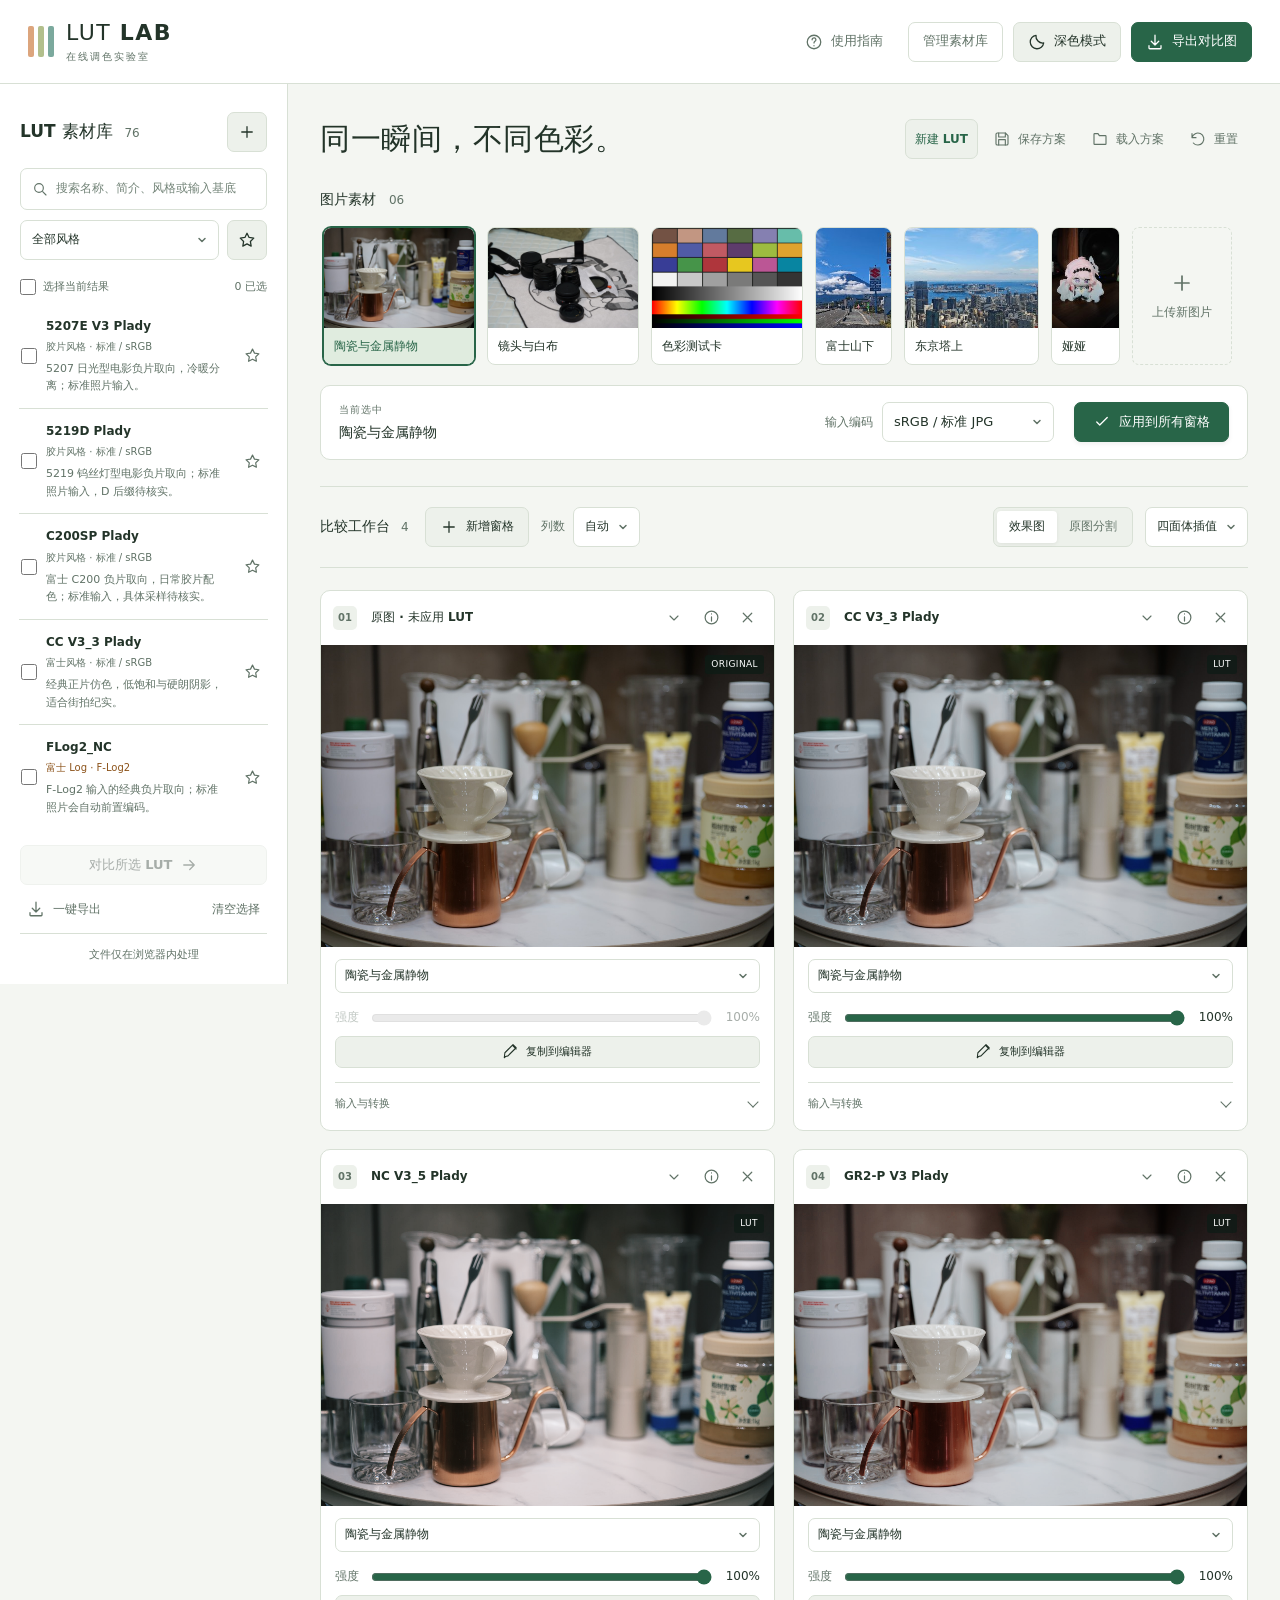
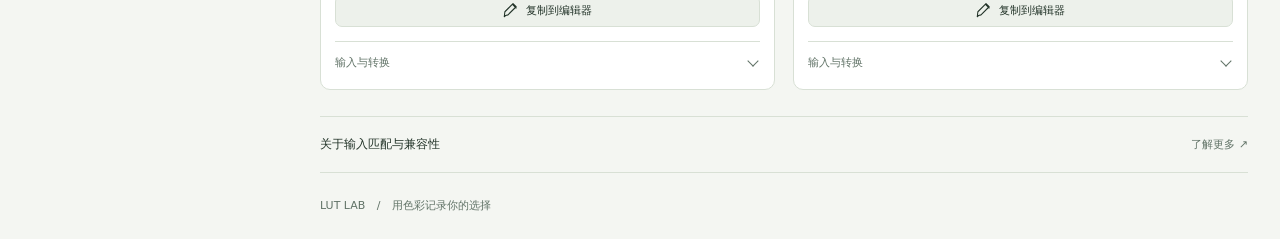
<file: index.html>
<!doctype html>
<html lang="zh-CN">
<head>
  <meta charset="utf-8"><meta name="viewport" content="width=device-width,initial-scale=1">
  <meta name="description" content="在浏览器中实时比较 LUT。上传照片和 CUBE，自定义多窗格、输入转换与强度，一键导出效果对比图。">
  <meta name="theme-color" content="#151717"><title>LUT LAB · 在线调色实验室</title>
  <script src="js/theme.js?v=editor-1"></script><link rel="icon" href="assets/favicon.svg" type="image/svg+xml"><link rel="stylesheet" href="styles.css?v=select-controls-1"><link rel="stylesheet" href="editor.css?v=editor-1">
  <script defer src="assets/catalog.js?v=lut-intros-1"></script><script defer src="js/lut-core.js"></script><script defer src="js/lut-edit-core.js?v=port-um400-1"></script><script defer src="js/renderer.js"></script><script defer src="js/lut-picker.js?v=ui-refresh-1"></script><script defer src="js/library-tools.js"></script><script defer src="js/public-catalog.js?v=refresh-only-1"></script><script defer src="js/editor-store.js?v=editor-1"></script><script defer src="js/lut-editor.js?v=port-um400-1"></script><script defer src="js/app.js?v=port-um400-1"></script>
</head>
<body>
  <a class="skip" href="#workspace">跳到比较工作台</a>
  <header class="topbar">
    <a class="brand" href="./" aria-label="LUT LAB 首页"><span class="brand-mark" aria-hidden="true"><i></i><i></i><i></i></span><span>LUT <b>LAB</b><small>在线调色实验室</small></span></a>
    <div class="top-actions"><button id="helpButton" class="quiet" aria-label="使用指南" title="使用指南"><svg class="ui-icon" width="20" height="20" viewBox="0 0 24 24" fill="none" stroke="currentColor" stroke-width="1.7" stroke-linecap="round" stroke-linejoin="round" aria-hidden="true" focusable="false"><circle cx="12" cy="12" r="9"/><path d="M9.5 9a2.5 2.5 0 1 1 4.7 1.2c-.9 1.1-2.2 1.3-2.2 3M12 17h.01"/></svg><span>使用指南</span></button><div class="header-links"><a class="manage-link" href="manage.html">管理素材库</a><button id="themeToggle" class="theme-toggle" type="button" aria-label="切换主题"></button><button id="exportButton" class="primary"><svg class="ui-icon" width="20" height="20" viewBox="0 0 24 24" fill="none" stroke="currentColor" stroke-width="1.7" stroke-linecap="round" stroke-linejoin="round" aria-hidden="true" focusable="false"><path d="M12 3v13m-5-5 5 5 5-5M4 17v3a1 1 0 0 0 1 1h14a1 1 0 0 0 1-1v-3"/></svg>导出对比图</button></div></div>
  </header>
  <div class="app-shell">
    <aside class="library" aria-label="LUT 素材库">
      <div class="library-heading"><div><h2>LUT 素材库 <span id="libraryCount" class="counter">…</span></h2></div><button id="uploadLutButton" class="icon-btn" title="上传 CUBE LUT" aria-label="上传 CUBE LUT"><svg class="ui-icon" width="20" height="20" viewBox="0 0 24 24" fill="none" stroke="currentColor" stroke-width="1.7" stroke-linecap="round" stroke-linejoin="round" aria-hidden="true" focusable="false"><path d="M12 5v14M5 12h14"/></svg></button></div>
      <label class="search-box"><svg class="ui-icon" width="20" height="20" viewBox="0 0 24 24" fill="none" stroke="currentColor" stroke-width="1.7" stroke-linecap="round" stroke-linejoin="round" aria-hidden="true" focusable="false"><circle cx="10.5" cy="10.5" r="6.5"/><path d="m16 16 5 5"/></svg><input id="lutSearch" type="search" placeholder="搜索名称、简介、风格或输入基底" aria-label="搜索 LUT"></label>
      <div class="filters"><select id="categoryFilter" aria-label="风格分类"><option value="">全部风格</option></select><button id="favoritesFilter" class="icon-btn" aria-label="仅显示收藏" aria-pressed="false" title="仅显示收藏"><svg class="ui-icon" width="20" height="20" viewBox="0 0 24 24" fill="none" stroke="currentColor" stroke-width="1.7" stroke-linecap="round" stroke-linejoin="round" aria-hidden="true" focusable="false"><path d="m12 3 2.78 5.63 6.22.9-4.5 4.39 1.06 6.2L12 17.2l-5.56 2.92 1.06-6.2L3 9.53l6.22-.9Z"/></svg></button></div>
      <div class="selection-line"><label><input id="selectVisible" type="checkbox"> 选择当前结果</label><span id="selectedCount">0 已选</span></div>
      <div id="lutList" class="lut-list"></div>
      <div class="library-bottom"><button id="compareSelected" class="secondary wide">对比所选 LUT <svg class="ui-icon" width="20" height="20" viewBox="0 0 24 24" fill="none" stroke="currentColor" stroke-width="1.7" stroke-linecap="round" stroke-linejoin="round" aria-hidden="true" focusable="false"><path d="M5 12h14m-6-6 6 6-6 6"/></svg></button><div class="mini-actions"><button id="quickExport" class="quiet"><svg class="ui-icon" width="20" height="20" viewBox="0 0 24 24" fill="none" stroke="currentColor" stroke-width="1.7" stroke-linecap="round" stroke-linejoin="round" aria-hidden="true" focusable="false"><path d="M12 3v13m-5-5 5 5 5-5M4 17v3a1 1 0 0 0 1 1h14a1 1 0 0 0 1-1v-3"/></svg>一键导出</button><button id="clearSelection" class="quiet">清空选择</button></div><p class="privacy">文件仅在浏览器内处理</p></div>
    </aside>
    <main id="workspace" class="workspace" tabindex="-1">
      <div class="workspace-heading"><div><h1>同一瞬间，不同色彩。</h1></div><div class="recipe-actions"><button id="newLutButton" class="secondary">新建 LUT</button><button id="saveRecipe" class="quiet"><svg class="ui-icon" width="20" height="20" viewBox="0 0 24 24" fill="none" stroke="currentColor" stroke-width="1.7" stroke-linecap="round" stroke-linejoin="round" aria-hidden="true" focusable="false"><path d="M19 21H5a2 2 0 0 1-2-2V5a2 2 0 0 1 2-2h12l4 4v12a2 2 0 0 1-2 2Z"/><path d="M7 3v6h10V3M7 21v-8h10v8"/></svg>保存方案</button><button id="loadRecipe" class="quiet"><svg class="ui-icon" width="20" height="20" viewBox="0 0 24 24" fill="none" stroke="currentColor" stroke-width="1.7" stroke-linecap="round" stroke-linejoin="round" aria-hidden="true" focusable="false"><path d="M3 7V5a1 1 0 0 1 1-1h5l2 3h9a1 1 0 0 1 1 1v11a1 1 0 0 1-1 1H4a1 1 0 0 1-1-1Z"/></svg>载入方案</button><button id="resetButton" class="quiet"><svg class="ui-icon" width="20" height="20" viewBox="0 0 24 24" fill="none" stroke="currentColor" stroke-width="1.7" stroke-linecap="round" stroke-linejoin="round" aria-hidden="true" focusable="false"><path d="M3 10a9 9 0 1 1 2 8M3 4v6h6"/></svg>重置</button></div></div>
      <section class="source-section" aria-label="图片素材">
        <div class="section-line"><h2>图片素材 <span id="imageCount" class="muted">…</span></h2></div>
        <div id="imageStrip" class="image-strip"></div>
        <div class="image-settings"><div class="image-selection"><span class="eyebrow">当前选中</span><strong id="selectedImageName"></strong></div><label class="image-encoding">输入编码 <select id="imageBase" aria-label="选中图片的编码"><option value="STD">sRGB / 标准 JPG</option><option value="VLOG">V-Log / V-Gamut</option><option value="FLOG2">F-Log2 / F-Gamut</option><option value="CNED2">Cinelike D2</option><option value="MONO">MONO / 单色格调</option><option value="PORT">PORT / 人像格调</option><option value="UNKNOWN">未知编码</option></select></label><button id="applyImage" class="apply-image primary"><svg class="ui-icon" width="20" height="20" viewBox="0 0 24 24" fill="none" stroke="currentColor" stroke-width="1.7" stroke-linecap="round" stroke-linejoin="round" aria-hidden="true" focusable="false"><path d="M5 12h14m-6-6 6 6-6 6"/></svg><span>应用到所有窗格</span></button></div>
      </section>
      <section class="comparison" aria-label="LUT 对比">
        <div class="compare-toolbar"><div class="toolbar-start"><h2>比较工作台 <span id="paneTotal" class="counter">4</span></h2><button id="addPane" class="secondary add-pane"><svg class="ui-icon" width="20" height="20" viewBox="0 0 24 24" fill="none" stroke="currentColor" stroke-width="1.7" stroke-linecap="round" stroke-linejoin="round" aria-hidden="true" focusable="false"><path d="M12 5v14M5 12h14"/></svg>新增窗格</button><label>列数 <select id="columnCount" aria-label="列数"><option value="auto">自动</option><option value="1">1 列</option><option value="2">2 列</option><option value="3">3 列</option><option value="4">4 列</option></select></label></div><div class="toolbar-end"><div class="segmented" aria-label="显示方式"><button id="gridMode" class="active" aria-pressed="true">效果图</button><button id="splitMode" aria-pressed="false">原图分割</button></div><select id="interpolation" aria-label="LUT 插值"><option value="tetrahedral">四面体插值</option><option value="trilinear">三线性插值</option></select></div></div>
        <div id="paneGrid" class="pane-grid"></div>
        <p id="renderStatus" class="render-status" role="status" aria-live="polite" hidden></p>
      </section>
      <details class="compatibility-guide"><summary>关于输入匹配与兼容性 <span>了解更多 ↗</span></summary><div><p>文件能读取，并不代表输入图片的编码适合它。标准 JPG 可直接比较 STD 风格；D2 与 Log LUT 需要相应基底的素材。各窗格的「输入与转换」可以选择前置 LUT，或从标准图片编码到 V-Log / F-Log2。</p><p>FLog2_NC 和 FLog2_PROVIA 已由库维护者验证使用 F-Log2 转换。选择这两款时，「自动匹配」会给标准图片应用 F-Log2 前置编码；图片已标为 F-Log2 时直接输入。原文件的 VLOG 注释保留，站点按已验证的 F-Log2 元数据处理。</p><p>MONO 标记表示单色照片格调输入；请使用匹配的单色素材，改变编码标签不会把彩色图片转成黑白。列表中的单色效果也可能接受 STD 彩色输入，以各文件输入标记为准。</p><p>前置编码以 sRGB 反解线性、转换色域后重新编码 Log，不会恢复照片已经丢失的高光和场景信息。D2 请使用 D2 原片或经过验证的前置转换 LUT。浏览器处理显示用 sRGB 图片；Log 图请准备保留原始数值、没有自动显示变换的 PNG/JPG。</p></div></details>
      <footer class="site-footer"><span>LUT LAB <b> / </b> 用色彩记录你的选择</span></footer>
    </main>
  </div>
  <input id="lutInput" type="file" accept=".cube" multiple hidden><input id="imageInput" type="file" accept="image/jpeg,image/png,image/webp,image/avif" multiple hidden><input id="recipeInput" type="file" accept=".json" hidden>
  <dialog id="exportDialog" class="modal"><form id="exportForm"><div class="modal-head"><div><span class="eyebrow">CONTACT SHEET</span><h2>把对比带走。</h2></div><button type="button" class="icon-btn" data-close aria-label="关闭"><svg class="ui-icon" width="20" height="20" viewBox="0 0 24 24" fill="none" stroke="currentColor" stroke-width="1.7" stroke-linecap="round" stroke-linejoin="round" aria-hidden="true" focusable="false"><path d="m6 6 12 12M18 6 6 18"/></svg></button></div><p class="muted">导出一张带名称和参数的效果总览，保留完整构图。</p><div class="form-grid"><label>导出内容<select id="exportSource"><option value="panes">当前窗格 · 保留各自参数与图片</option><option value="selection">所选 LUT × 所选示例 / 上传图片</option></select></label><label>格式<select id="exportFormat"><option value="image/png">PNG · 无损</option><option value="image/jpeg">JPEG · 体积更小</option></select></label><label>每格图片宽度<select id="exportWidth"><option value="640">640 px</option><option value="1000" selected>1000 px</option><option value="1600">1600 px</option></select></label><label>排列列数<select id="exportColumns"><option>2</option><option selected>3</option><option>4</option></select></label></div><div id="exportImagePicker" class="export-image-picker" hidden><span class="small muted">选择导出的图片（可多选）</span><div id="exportImages"></div><p class="small muted">所选 LUT 使用 100% 强度、自动匹配输入（已确认的 F-Log2 会自动转换标准图片）；如需自定义参数，请从当前窗格导出。</p></div><div class="check-row"><label><input id="exportOriginal" type="checkbox" checked> 包含对应原图</label><label><input id="exportDark" type="checkbox" checked> 深色背景</label></div><p id="exportEstimate" class="small muted"></p><p id="exportProgress" class="small" aria-live="polite"></p><button id="exportSubmit" class="primary wide" type="submit">生成并下载对比图 ↗</button></form></dialog>
  <dialog id="detailDialog" class="modal"><div class="modal-head"><h2 id="detailName"></h2><button class="icon-btn" data-close aria-label="关闭"><svg class="ui-icon" width="20" height="20" viewBox="0 0 24 24" fill="none" stroke="currentColor" stroke-width="1.7" stroke-linecap="round" stroke-linejoin="round" aria-hidden="true" focusable="false"><path d="m6 6 12 12M18 6 6 18"/></svg></button></div><div id="detailContent" class="detail-content"></div></dialog>
  <dialog id="helpDialog" class="modal"><div class="modal-head"><h2>从一张照片开始。</h2><button class="icon-btn" data-close aria-label="关闭"><svg class="ui-icon" width="20" height="20" viewBox="0 0 24 24" fill="none" stroke="currentColor" stroke-width="1.7" stroke-linecap="round" stroke-linejoin="round" aria-hidden="true" focusable="false"><path d="m6 6 12 12M18 6 6 18"/></svg></button></div><ol class="help-steps"><li><b>选图片。</b>点击素材缩略图，再点「应用到所有窗格」。也可以在单个窗格中选择不同图片。</li><li><b>挑 LUT。</b>点击窗格中的 LUT 菜单，可搜索名称；或在素材库勾选多款后点「对比所选 LUT」。点「新增窗格」继续添加，点窗格右上角 × 移除。</li><li><b>做自己的 LUT。</b>点「新建 LUT」从初始基底开始，或点窗格中的「复制到编辑器」继续微调；保存后会加入本机 LUT 列表与工作台对比。工程可下载备份，也能导出松下机身使用的 CUBE。</li><li><b>看变化。</b>调整强度、切换分割视图；打开「输入与转换」设置前置编码或转换 LUT。自动匹配会为普通图片转换已验证的 F-Log2 LUT 输入，F-Log2 原片直接输入。</li><li><b>导出。</b>素材库有勾选时，「一键导出」下载所选 LUT 在当前图片上的总览（100% 强度、自动匹配输入）；没有勾选时导出当前窗格参数。「导出对比图」可自定义内容、图片、尺寸和格式。</li><li><b>留方案。</b>保存 / 载入 JSON 参数方案。临时上传的图片和 LUT 刷新后需重新上传；编辑器保存的工程会保留在本机，建议同时下载工程备份；方案按文件名重新匹配它们。</li></ol><p class="muted small">支持浏览器可解码的 JPG、PNG、WebP、AVIF 和标准 .cube；RAW / HEIC 请先转成 PNG / JPG。最大 LUT 70 MB，图片 40 MB；显示预览保留完整构图。导出按选择的每格宽度处理，最大整张 32 MP。</p></dialog>
  <dialog id="zoomDialog" class="zoom-modal"><div class="zoom-header"><div><h2 id="zoomTitle"></h2><span id="zoomInfo" class="small muted"></span></div><div class="zoom-actions"><label>缩放 <input id="zoomScale" type="range" min="100" max="300" value="100" aria-label="放大比例"><output id="zoomScaleValue">100%</output></label><button class="icon-btn" data-close aria-label="关闭放大预览"><svg class="ui-icon" width="20" height="20" viewBox="0 0 24 24" fill="none" stroke="currentColor" stroke-width="1.7" stroke-linecap="round" stroke-linejoin="round" aria-hidden="true" focusable="false"><path d="m6 6 12 12M18 6 6 18"/></svg></button></div></div><div id="zoomViewport" class="zoom-viewport"><canvas id="zoomCanvas"></canvas></div><label class="zoom-split">原图 ← 分界 → 效果<input id="zoomSplit" type="range" min="0" max="100" value="50" aria-label="放大预览分割位置"></label></dialog>
  <div id="toast" class="toast" role="status" aria-live="polite" hidden></div>
  <div id="dropOverlay" class="drop-overlay" hidden><div><span aria-hidden="true"><svg class="ui-icon" width="20" height="20" viewBox="0 0 24 24" fill="none" stroke="currentColor" stroke-width="1.7" stroke-linecap="round" stroke-linejoin="round" aria-hidden="true" focusable="false"><path d="M12 5v14M5 12h14"/></svg></span><h2>把素材放进实验室</h2><p>图片与 .cube 可同时拖入</p></div></div>
  <noscript><p class="noscript">请开启 JavaScript，LUT 计算与图片对比需要它。</p></noscript>
</body></html>
</file>
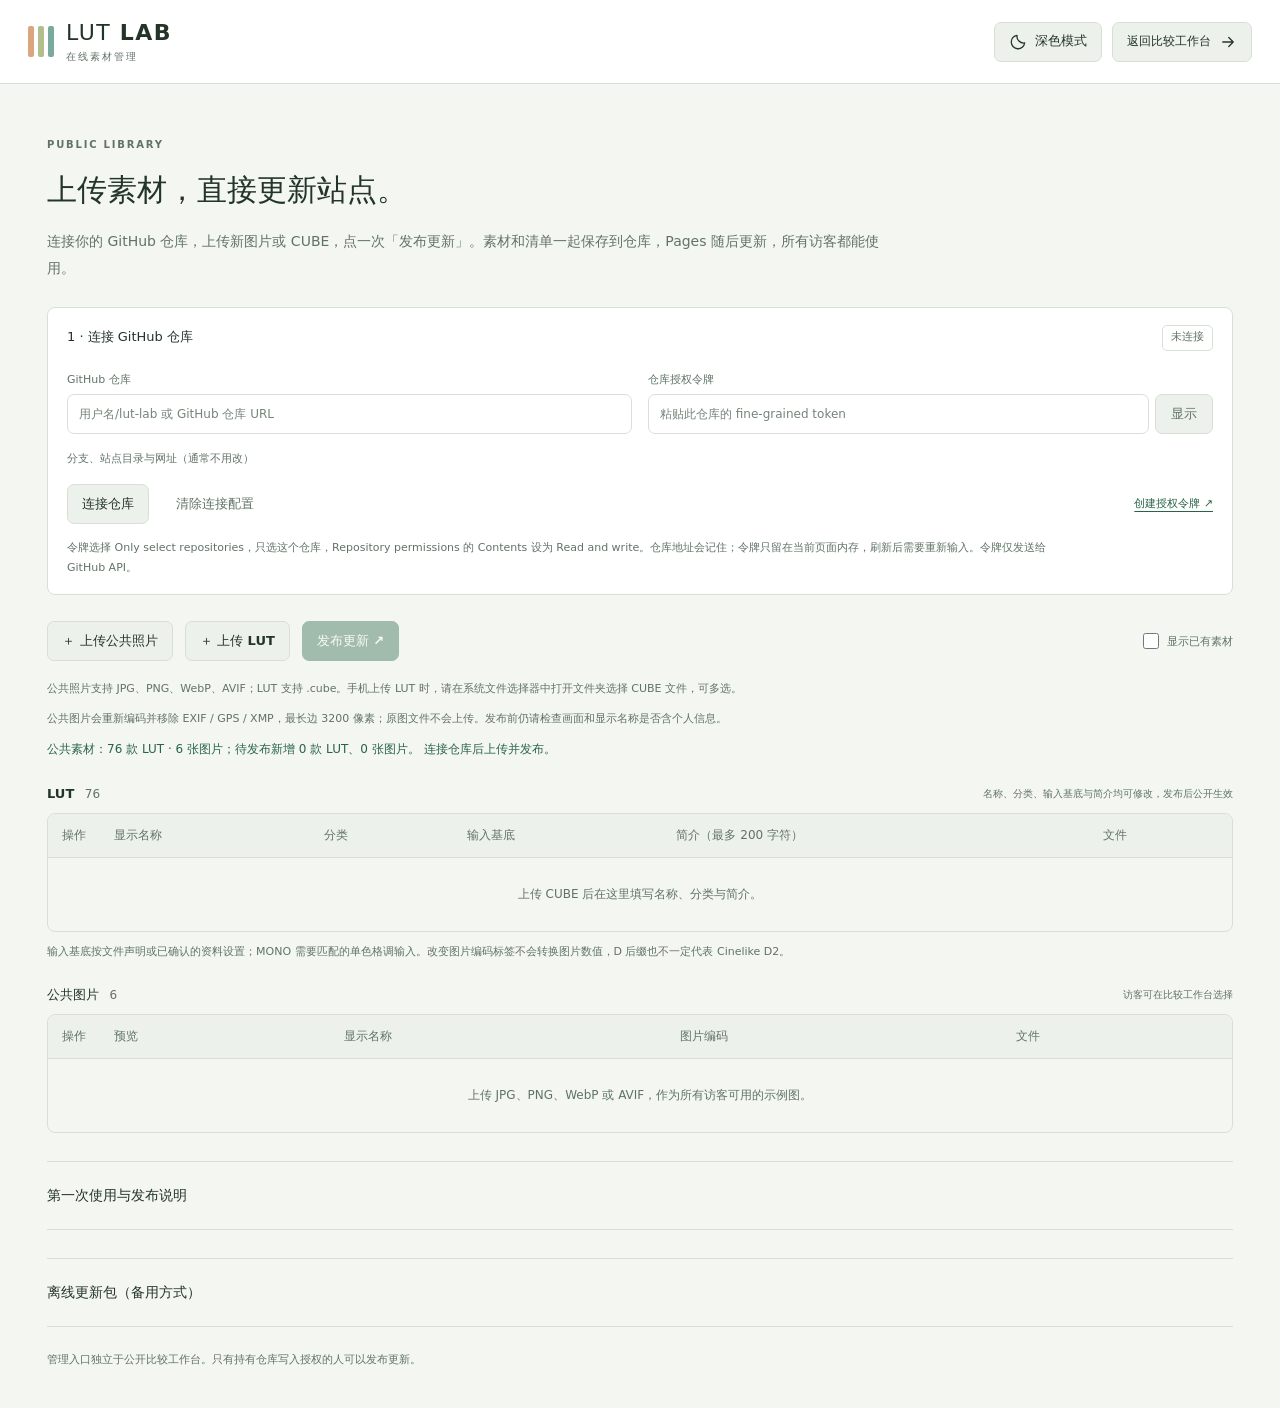
<file: manage.html>
<!doctype html><html lang="zh-CN"><head><meta charset="utf-8"><meta name="viewport" content="width=device-width,initial-scale=1"><title>LUT LAB · 在线素材管理</title><meta name="theme-color" content="#161b19"><meta name="robots" content="noindex"><meta name="referrer" content="no-referrer"><script src="js/theme.js?v=ui-refresh-1"></script><link rel="icon" href="assets/favicon.svg"><link rel="stylesheet" href="styles.css?v=select-controls-1"><link rel="stylesheet" href="manage.css?v=ui-refresh-1"><script defer src="assets/catalog.js?v=lut-intros-1"></script><script defer src="js/lut-core.js"></script><script defer src="js/library-tools.js"></script><script defer src="js/public-catalog.js?v=refresh-only-1"></script><script defer src="js/github-publisher.js"></script><script defer src="js/image-privacy.js"></script><script defer src="js/manage.js?v=port-um400-1"></script></head><body>
<header class="topbar"><a class="brand" href="./"><span class="brand-mark" aria-hidden="true"><i></i><i></i><i></i></span><span>LUT <b>LAB</b><small>在线素材管理</small></span></a><div class="top-actions"><button id="themeToggle" class="theme-toggle" type="button" aria-label="切换主题"></button><a class="back-link secondary" href="./">返回比较工作台 <svg class="ui-icon" width="20" height="20" viewBox="0 0 24 24" fill="none" stroke="currentColor" stroke-width="1.7" stroke-linecap="round" stroke-linejoin="round" aria-hidden="true" focusable="false"><path d="M5 12h14m-6-6 6 6-6 6"/></svg></a></div></header>
<main class="manage-main"><span class="eyebrow">PUBLIC LIBRARY</span><h1>上传素材，直接更新站点。</h1><p class="manage-intro">连接你的 GitHub 仓库，上传新图片或 CUBE，点一次「发布更新」。素材和清单一起保存到仓库，Pages 随后更新，所有访客都能使用。</p>
<details id="connectionPanel" class="connection-panel" open><summary><span id="connectionTitle">1 · 连接 GitHub 仓库</span><span id="connectionBadge" class="tag">未连接</span></summary><form id="connectForm"><div class="connect-fields"><label>GitHub 仓库<input id="repoAddress" type="text" placeholder="用户名/lut-lab 或 GitHub 仓库 URL" autocomplete="off" required></label><div class="token-field"><label for="repoToken">仓库授权令牌</label><div class="token-entry"><input id="repoToken" class="token-input" type="password" placeholder="粘贴此仓库的 fine-grained token" autocomplete="off" autocapitalize="off" autocorrect="off" inputmode="text" spellcheck="false" aria-describedby="tokenHelp" required><button id="toggleTokenVisibility" class="token-visibility" type="button" aria-controls="repoToken" aria-pressed="false" aria-label="显示授权令牌">显示</button></div></div></div><details class="advanced-connection"><summary>分支、站点目录与网址（通常不用改）</summary><div class="advanced-fields"><label>Pages 发布分支<input id="repoBranch" type="text" placeholder="留空使用仓库默认分支"></label><label>站点在仓库里的目录<input id="repoRoot" type="text" placeholder="根目录留空；也可以填 docs"></label><label>公开网站地址<input id="siteAddress" type="url" placeholder="留空推断 GitHub Pages 网址"></label></div></details><div class="connect-buttons"><button id="connectButton" class="secondary" type="submit">连接仓库</button><button id="disconnectButton" class="quiet" type="button" hidden>断开连接</button><button id="forgetConnection" class="quiet" type="button">清除连接配置</button><a href="https://github.com/settings/personal-access-tokens/new" target="_blank" rel="noopener noreferrer">创建授权令牌 ↗</a></div><p id="tokenHelp" class="token-help">令牌选择 Only select repositories，只选这个仓库，Repository permissions 的 Contents 设为 Read and write。仓库地址会记住；令牌只留在当前页面内存，刷新后需要重新输入。令牌仅发送给 GitHub API。</p></form></details>
<div class="manage-actions"><button id="chooseImages" class="secondary" type="button">＋ 上传公共照片</button><button id="chooseLuts" class="secondary" type="button">＋ 上传 LUT</button><button id="publishUpdate" class="primary" disabled>发布更新 ↗</button><label class="show-existing"><input id="showAllAssets" type="checkbox"> 显示已有素材</label><input id="imageFiles" type="file" accept=".jpg,.jpeg,.png,.webp,.avif" multiple hidden><input id="lutFiles" type="file" multiple hidden></div>
<p class="image-privacy-note">公共照片支持 JPG、PNG、WebP、AVIF；LUT 支持 .cube。手机上传 LUT 时，请在系统文件选择器中打开文件夹选择 CUBE 文件，可多选。</p>
<p class="image-privacy-note">公共图片会重新编码并移除 EXIF / GPS / XMP，最长边 3200 像素；原图文件不会上传。发布前仍请检查画面和显示名称是否含个人信息。</p><p id="managerStatus" class="manage-status" role="status">正在读取素材库…</p><div id="publishResult" class="publish-result" hidden></div>
<div class="asset-heading"><h2>LUT <span id="lutCount" class="counter"></span></h2><span class="muted small">名称、分类、输入基底与简介均可修改，发布后公开生效</span></div><div class="manage-table"><table><thead><tr><th>操作</th><th>显示名称</th><th>分类</th><th>输入基底</th><th>简介（最多 200 字符）</th><th>文件</th></tr></thead><tbody id="libraryRows"></tbody></table></div><p class="lut-input-note">输入基底按文件声明或已确认的资料设置；MONO 需要匹配的单色格调输入。改变图片编码标签不会转换图片数值，D 后缀也不一定代表 Cinelike D2。</p>
<div class="asset-heading"><h2>公共图片 <span id="publicImageCount" class="counter"></span></h2><span class="muted small">访客可在比较工作台选择</span></div><div class="manage-table"><table><thead><tr><th>操作</th><th>预览</th><th>显示名称</th><th>图片编码</th><th>文件</th></tr></thead><tbody id="imageRows"></tbody></table></div>
<details class="manage-notes"><summary>第一次使用与发布说明</summary><ol><li>先将完整站点部署到 GitHub Pages，再打开网址末尾的 <code>manage.html</code>。</li><li>连接对应仓库，上传文件。名称可以直接沿用文件名；不清楚 LUT 输入时保留「未知」。</li><li>点「发布更新」会把选中素材公开保存到连接的仓库。Pages 的发布分支需与这里的分支一致，等待部署完成即可。</li></ol><p>连接时读取最新清单，发布时合并其他人的新增内容。相同条目冲突时会停止并保留待发布文件，避免覆盖他人的修改。点「删除」先标记，发布前可撤销；发布后条目及对应图片、缩略图或 CUBE 会从当前分支删除。Git 的历史提交仍可能保留旧文件，误传敏感内容时还需清理历史。</p><p>这是 GitHub Pages 的纯静态在线管理方案。无需额外服务器，但每次重新打开管理页都要授权。关闭页面或断开连接即清除当前令牌。</p></details>
<details class="manage-notes"><summary>离线更新包（备用方式）</summary><p>不连接 GitHub 也可以整理图片和 LUT，下载完整清单及新文件，手动合并到站点目录后提交。</p><button id="downloadUpdate" class="secondary">下载仓库更新包</button></details>
<p class="manage-footer">管理入口独立于公开比较工作台。只有持有仓库写入授权的人可以发布更新。</p></main></body></html>
</file>
<file: styles.css>
@charset "UTF-8";

/* Shared color, type and control system for both workspaces. */
:root {
  color-scheme: dark;
  --bg:#111614; --panel:#191f1c; --elevated:#222a26; --hover:#2c3630;
  --line:#323e36; --text:#e7eee8; --muted:#a2b1a6; --subtle:#819087;
  --accent:#b5d8b8; --accent-ink:#173620; --accent-soft:#263e2c;
  --amber:#eac08e; --danger:#e6a28e; --danger-soft:#3b2924;
  --field:#151c18; --stage:#0c100e; --shadow:0 8px 30px #0002;
  --radius:10px; --control:40px;
  --select-arrow:url("data:image/svg+xml,%3Csvg xmlns='http://www.w3.org/2000/svg' viewBox='0 0 12 12'%3E%3Cpath d='m3 4.5 3 3 3-3' fill='none' stroke='%23a2b1a6' stroke-width='1.5' stroke-linecap='round' stroke-linejoin='round'/%3E%3C/svg%3E");
  font-family:system-ui,-apple-system,"Segoe UI","Noto Sans CJK SC","PingFang SC","Microsoft YaHei",sans-serif;
  font-size:14px; line-height:1.6; font-synthesis:none; text-rendering:optimizeLegibility;
}
:root[data-theme="light"] {
  color-scheme:light;
  --select-arrow:url("data:image/svg+xml,%3Csvg xmlns='http://www.w3.org/2000/svg' viewBox='0 0 12 12'%3E%3Cpath d='m3 4.5 3 3 3-3' fill='none' stroke='%23617367' stroke-width='1.5' stroke-linecap='round' stroke-linejoin='round'/%3E%3C/svg%3E");
  --bg:#f4f6f2; --panel:#ffffff; --elevated:#edf1eb; --hover:#e4ebe2;
  --line:#d8e0d5; --text:#233429; --muted:#617367; --subtle:#748579;
  --accent:#286548; --accent-ink:#ffffff; --accent-soft:#e0ecdf;
  --amber:#8c531a; --danger:#a7432e; --danger-soft:#f8e7e1;
  --field:#ffffff; --stage:#e9ede7; --shadow:0 6px 24px #314a3510;
}
* { box-sizing:border-box; }
body { margin:0; background:var(--bg); color:var(--text); }
button,input,select,textarea { font:inherit; letter-spacing:inherit; }
button,a,select,input,textarea { -webkit-tap-highlight-color:transparent; }
button,select,input[type="checkbox"],input[type="range"] { cursor:pointer; }
button,.manage-link,.back-link {
  min-height:var(--control); display:inline-flex; align-items:center; justify-content:center;
  gap:8px; padding:0 14px; color:var(--text); background:var(--elevated);
  border:1px solid var(--line); border-radius:7px; font-size:13px; font-weight:550;
  line-height:1.25; text-decoration:none; white-space:nowrap;
  transition:background 140ms,border-color 140ms,color 140ms;
}
button:disabled { opacity:.4; cursor:default; }
button:focus-visible,a:focus-visible,summary:focus-visible,input:focus-visible,select:focus-visible,textarea:focus-visible,[role="button"]:focus-visible {
  outline:2px solid var(--accent); outline-offset:3px;
}
input,select,textarea {
  min-width:0; background:var(--field); color:var(--text); border:1px solid var(--line);
  border-radius:7px; padding:8px 11px; font-size:13px;
}
input:not([type="checkbox"]):not([type="range"]),select { min-height:var(--control); }
select { max-width:100%; color-scheme:inherit; }
select:not([multiple]):not([size]) {
  -webkit-appearance:none; appearance:none; padding-inline-end:30px;
  background-image:var(--select-arrow); background-repeat:no-repeat;
  background-position:right 10px center; background-size:12px 12px;
  text-overflow:ellipsis;
}
select option,select optgroup { background:var(--panel); color:var(--text); }
select option:checked { background:var(--accent-soft); }
input[type="checkbox"],input[type="range"] { accent-color:var(--accent); }
input[type="checkbox"] { width:16px; height:16px; margin:0; vertical-align:middle; flex-shrink:0; }
input[type="range"] { padding:0; border:0; min-height:24px; background:transparent; }
input::placeholder,textarea::placeholder { color:var(--subtle); opacity:1; }
a { color:var(--accent); text-underline-offset:4px; }
h1,h2,h3,p { margin:0; }
h2 { font-size:15px; font-weight:650; line-height:1.4; }
h3 { font-size:14px; font-weight:650; }
p+p { margin-top:10px; }
[hidden] { display:none!important; }
.ui-icon { display:block; width:18px; height:18px; flex:0 0 18px; pointer-events:none; }
.muted { color:var(--muted); }
.small { font-size:12px; }
.eyebrow { font-size:10px; font-weight:650; letter-spacing:1.8px; color:var(--muted); }
.primary { background:var(--accent); color:var(--accent-ink); border-color:var(--accent); font-weight:650; }
.secondary { background:var(--elevated); border-color:var(--line); }
.quiet { background:transparent; color:var(--muted); border-color:transparent; }
.icon-btn { width:var(--control); height:var(--control); min-width:var(--control); padding:0; flex-shrink:0; }
.wide { width:100%; }
.skip { position:absolute; left:20px; top:-100px; z-index:200; background:var(--accent); color:var(--accent-ink); padding:12px; }
.skip:focus { top:10px; }

/* Header and library. */
.topbar { min-height:84px; padding:18px 28px; display:flex; justify-content:space-between; align-items:center; gap:24px; border-bottom:1px solid var(--line); background:var(--panel); }
.brand { display:flex; align-items:center; gap:12px; color:var(--text); text-decoration:none; font-size:22px; line-height:1.15; letter-spacing:1.5px; flex-shrink:0; }
.brand b { font-weight:550; }
.brand small { display:block; font-size:10px; letter-spacing:2px; margin-top:6px; color:var(--muted); }
.brand-mark { display:flex; gap:4px; }
.brand-mark i { width:6px; height:31px; border-radius:2px; background:#dca57d; }
.brand-mark i:nth-child(2) { background:#b2bf8c; }
.brand-mark i:nth-child(3) { background:#7ba99d; }
.top-actions,.header-links { display:flex; align-items:center; gap:10px; }
.theme-toggle { background:var(--elevated); color:var(--text); min-width:108px; }
.manage-link { background:transparent; color:var(--muted); }
.app-shell { display:grid; grid-template-columns:288px minmax(0,1fr); min-height:calc(100vh - 84px); }
.library { display:flex; flex-direction:column; gap:0; position:sticky; top:0; height:100dvh; min-height:650px; padding:28px 20px 20px; border-right:1px solid var(--line); background:var(--panel); }
.library-heading { display:flex; align-items:center; justify-content:space-between; gap:12px; margin-bottom:12px; }
.library-heading h2 { margin-top:0; font-size:17px; }
.counter { margin-left:6px; font-size:12px; color:var(--muted); font-variant-numeric:tabular-nums; font-weight:500; }
.search-box { display:flex; align-items:center; gap:8px; padding:0 11px; margin-top:4px; background:var(--field); border:1px solid var(--line); border-radius:7px; color:var(--muted); }
.search-box:focus-within { border-color:var(--accent); }
.search-box .ui-icon { width:16px; height:16px; flex-basis:16px; }
.search-box input { width:100%; min-width:0; border:0; padding:8px 0; background:transparent; font-size:12px; }
.search-box input:focus { outline:0; }
.filters { display:flex; align-items:center; gap:8px; margin:10px 0 18px; }
.filters select { width:100%; flex:1; font-size:12px; }
.filters button[aria-pressed="true"] { background:var(--accent-soft); color:var(--accent); border-color:var(--accent); }
.filters button[aria-pressed="true"] .ui-icon,.favorite.on .ui-icon { fill:currentColor; }
.selection-line { display:flex; align-items:center; justify-content:space-between; gap:10px; margin-bottom:8px; font-size:11px; color:var(--muted); }
.selection-line label { display:flex; align-items:center; gap:7px; cursor:pointer; }
.lut-list { min-height:0; flex:1; overflow:auto; margin:0 -6px; padding:0 5px; scrollbar-width:thin; scrollbar-color:var(--line) transparent; }
.lut-row { display:grid; grid-template-columns:16px minmax(0,1fr) 28px; gap:9px; align-items:center; padding:13px 2px; border-bottom:1px solid var(--line); }
.lut-row.is-selected { background:var(--accent-soft); border-radius:6px; }
.lut-name { display:block; min-height:0; width:100%; white-space:normal; text-align:left; border:0; padding:0; border-radius:0; background:transparent; font-size:12px; font-weight:600; line-height:1.6; overflow-wrap:anywhere; }
.lut-sub { display:block; margin-top:3px; color:var(--muted); font-size:10px; font-weight:450; line-height:1.6; }
.lut-sub.warn { color:var(--amber); }
.lut-summary { display:-webkit-box; -webkit-box-orient:vertical; -webkit-line-clamp:2; overflow:hidden; white-space:normal; margin-top:5px; color:var(--muted); font-size:11px; font-weight:400; line-height:1.6; }
.favorite { min-height:30px; width:28px; height:30px; padding:0; border:0; background:transparent; color:var(--muted); }
.favorite .ui-icon { width:17px; height:17px; flex-basis:17px; }
.favorite.on { color:var(--accent); }
.library-bottom { padding-top:16px; }
.mini-actions { display:flex; justify-content:space-between; gap:8px; margin:6px 0; }
.mini-actions .quiet { min-height:36px; padding:0 6px; font-size:12px; }
.privacy { border-top:1px solid var(--line); padding-top:12px; color:var(--muted); font-size:11px; text-align:center; }
.empty-list { padding:30px 5px; color:var(--muted); font-size:12px; }

/* Source selection and the single, prominent apply action. */
.workspace { align-self:start; width:100%; max-width:1900px; min-width:0; margin:0 auto; padding:34px 32px 24px; }
.workspace-heading { display:flex; justify-content:space-between; align-items:center; gap:20px; margin-bottom:30px; }
.workspace-heading h1 { margin:0; font-size:30px; font-weight:650; line-height:1.4; letter-spacing:.5px; }
.recipe-actions { display:flex; flex-wrap:wrap; align-items:center; gap:6px; max-width:100%; flex-shrink:0; }
.recipe-actions button { min-height:40px; padding:0 9px; font-size:12px; }
.recipe-actions .ui-icon { width:16px; height:16px; flex-basis:16px; }
.source-section { padding-bottom:26px; }
.section-line { display:flex; align-items:center; justify-content:space-between; gap:16px; margin-bottom:14px; }
.section-line h2 { font-size:14px; }
.section-line h2 span { margin-left:8px; font-size:12px; font-weight:450; }
.image-strip { display:flex; align-items:stretch; gap:12px; overflow-x:auto; padding:3px 3px 8px; scrollbar-width:thin; scrollbar-color:var(--line) transparent; }
.image-item { position:relative; flex:0 0 auto; width:calc(var(--thumb-ratio,1.5)*100px + 2px); }
.image-pick { display:block; padding:0; width:100%; height:100%; border:1px solid var(--line); border-radius:8px; background:var(--panel); overflow:hidden; white-space:normal; text-align:left; }
.image-pick img { display:block; width:100%; height:100px; object-fit:contain; background:var(--stage); }
.image-pick>span { display:block; overflow:hidden; text-overflow:ellipsis; white-space:nowrap; padding:9px 10px; font-size:12px; line-height:1.5; font-weight:500; }
.image-item.active .image-pick { border-color:var(--accent); box-shadow:0 0 0 1px var(--accent); }
.image-item.active .image-pick>span { color:var(--accent); background:var(--accent-soft); }
.remove-image { position:absolute; top:6px; right:6px; min-height:28px; height:28px; width:28px; padding:0; background:#101b16d9; color:#fff; border-color:#fff3; border-radius:5px; }
.remove-image .ui-icon { width:15px; height:15px; flex-basis:15px; }
.image-add { width:100px; flex:0 0 100px; flex-direction:column; gap:10px; border-style:dashed; background:transparent; color:var(--muted); padding:14px 8px; font-size:12px; }
.image-add>.ui-icon { width:24px; height:24px; flex-basis:24px; }
.image-settings { display:grid; grid-template-columns:minmax(120px,1fr) auto auto; align-items:center; column-gap:20px; row-gap:10px; margin-top:12px; padding:16px 18px; border:1px solid var(--line); border-radius:var(--radius); background:var(--panel); }
.image-selection { display:grid; gap:3px; min-width:0; }
.image-selection .eyebrow { font-size:10px; letter-spacing:1px; }
.image-selection strong { font-size:14px; font-weight:600; overflow:hidden; text-overflow:ellipsis; white-space:nowrap; }
.apply-image { height:var(--control); min-height:var(--control); padding:0 18px; font-size:13px; box-shadow:0 2px 5px #0001; }
.image-encoding { display:flex; align-items:center; gap:9px; font-size:12px; color:var(--muted); }
.image-encoding select { width:172px; height:var(--control); min-height:var(--control); font-size:13px; }

/* Comparison controls and adaptive canvases. */
.compare-toolbar { display:flex; flex-wrap:wrap; justify-content:space-between; align-items:center; gap:14px; padding:20px 0; border-block:1px solid var(--line); }
.toolbar-start,.toolbar-end { display:flex; flex-wrap:wrap; align-items:center; gap:12px; min-width:0; }
.toolbar-start h2 { margin-right:4px; font-size:14px; }
.toolbar-start label { display:flex; align-items:center; gap:8px; font-size:12px; color:var(--muted); }
.compare-toolbar select,.add-pane { font-size:12px; }
.compare-toolbar select { width:auto; flex:0 0 auto; }
.segmented { min-height:40px; display:inline-flex; align-items:center; padding:3px; border:1px solid var(--line); background:var(--elevated); border-radius:7px; }
.segmented button { min-height:32px; padding:0 12px; border:0; background:transparent; color:var(--muted); font-size:12px; border-radius:4px; }
.segmented button.active { color:var(--text); background:var(--panel); box-shadow:0 1px 4px #0001; }
.pane-grid { display:grid; align-items:start; grid-template-columns:repeat(2,minmax(0,1fr)); gap:18px; margin-top:22px; }
.pane { min-width:0; border:1px solid var(--line); border-radius:var(--radius); background:var(--panel); overflow:hidden; }
.pane-top { display:flex; align-items:center; gap:6px; padding:10px 12px; }
.pane-number { display:grid; place-items:center; flex:0 0 24px; width:24px; height:24px; font-size:10px; font-weight:600; color:var(--muted); background:var(--elevated); border-radius:5px; font-variant-numeric:tabular-nums; }
.pane-lut { flex:1; width:100%; font-size:12px; }
.pane-top .icon-btn { width:30px; min-width:30px; height:32px; min-height:32px; border:0; background:transparent; color:var(--muted); }
.pane-top .icon-btn .ui-icon { width:17px; height:17px; flex-basis:17px; }
.stage { position:relative; aspect-ratio:var(--image-ratio,3/2); overflow:hidden; isolation:isolate; background:var(--stage); cursor:zoom-in; }
.stage canvas { position:absolute; inset:0; width:100%; height:100%; object-fit:contain; }
.stage .result-canvas { z-index:1; }
.stage.split .result-canvas { clip-path:inset(0 0 0 50%); }
.stage .divider { position:absolute; top:0; bottom:0; left:50%; width:1px; background:#fff; z-index:2; box-shadow:0 0 3px #000; pointer-events:none; }
.stage:not(.split) .divider,.stage:not(.split) .original-badge { display:none; }
.stage-badge { position:absolute; top:10px; left:10px; z-index:2; padding:3px 6px; font-size:9px; line-height:1.5; letter-spacing:.4px; color:#fff; background:#0d1b15bd; border-radius:3px; pointer-events:none; }
.effect-badge { left:auto; right:10px; }
.stage-state { position:absolute; inset:0; z-index:3; display:flex; align-items:center; justify-content:center; padding:24px; color:var(--muted); background:var(--panel); font-size:12px; text-align:center; }
.stage-state.error { color:var(--amber); }
.stage input.stage-split { position:absolute; inset:0; z-index:4; width:100%; height:100%; margin:0; opacity:0; cursor:ew-resize; touch-action:pan-y; }
.stage:not(.split) .stage-split { display:none; }
.stage:has(.stage-split:focus-visible)::after { content:''; position:absolute; inset:0; z-index:5; border:2px solid var(--accent); pointer-events:none; }
.pane-controls { padding:12px 14px 14px; }
.pane-image { width:100%; min-height:34px; padding:5px 9px; margin-bottom:11px; font-size:12px; }
.intensity { display:flex; align-items:center; gap:10px; font-size:12px; color:var(--muted); }
.intensity input { flex:1; width:40px; }
.intensity output { width:36px; color:var(--text); text-align:right; font-variant-numeric:tabular-nums; }
.pane-original .intensity { opacity:.4; }
.pane-note { margin-top:10px; color:var(--muted); font-size:11px; line-height:1.6; }
.pane-note.warn { color:var(--amber); }
.pane-note.error { color:var(--danger); }
.input-details { border-top:1px solid var(--line); margin-top:6px; padding-top:9px; font-size:11px; color:var(--muted); }
summary { cursor:pointer; list-style:none; }
summary::-webkit-details-marker { display:none; }
.input-details summary { display:flex; align-items:center; justify-content:space-between; min-height:24px; }
.input-details summary::after { content:''; width:7px; height:7px; margin:0 3px 4px; border-right:1.5px solid currentColor; border-bottom:1.5px solid currentColor; transform:rotate(45deg); }
.input-details[open] summary::after { transform:rotate(225deg); margin-top:6px; }
.input-options { display:grid; gap:10px; margin-top:12px; }
.input-options label { display:grid; gap:5px; font-size:11px; }
.input-options select { width:100%; min-height:34px; padding:6px 9px; font-size:11px; }
.exposure-control { display:flex; align-items:center; gap:10px; }
.exposure-control input { flex:1; width:100%; }
.exposure-control output { min-width:36px; font-variant-numeric:tabular-nums; }
.input-hint { color:var(--amber); font-size:11px; line-height:1.7; }
.workspace-empty { grid-column:1/-1; padding:52px 22px; border:1px dashed var(--line); border-radius:var(--radius); color:var(--muted); text-align:center; font-size:13px; }
.comparison { margin-bottom:26px; }
.render-status { margin-top:14px; color:var(--muted); font-size:12px; }
.compatibility-guide { padding:18px 0; border-block:1px solid var(--line); color:var(--muted); font-size:12px; }
.compatibility-guide summary { display:flex; justify-content:space-between; align-items:center; gap:12px; color:var(--text); }
.compatibility-guide summary span { font-size:11px; color:var(--muted); }
.compatibility-guide>div { max-width:1000px; padding:18px 0 4px; line-height:1.9; }
.site-footer { display:flex; align-items:center; justify-content:space-between; gap:12px; flex-wrap:wrap; margin-top:24px; color:var(--muted); font-size:11px; }
.site-footer b { margin:0 8px; font-weight:400; }

/* Searchable LUT menus use the same theme and control geometry. */
.lut-picker { position:relative; width:100%; min-width:0; }
.lut-picker.main-picker { flex:1; width:auto; }
.picker-native { position:absolute!important; width:1px!important; height:1px!important; clip-path:inset(100%); opacity:0; pointer-events:none; padding:0!important; border:0!important; }
.lut-picker-trigger { width:100%; min-width:0; justify-content:space-between; padding:6px 10px; min-height:34px; font-size:11px; font-weight:450; color:var(--text); background:var(--field); text-align:left; }
.main-picker .lut-picker-trigger { min-height:34px; padding:5px 7px; border-color:transparent; background:transparent; font-size:12px; font-weight:600; }
.lut-picker-trigger>span:first-child { min-width:0; overflow:hidden; white-space:nowrap; text-overflow:ellipsis; }
.picker-arrow { display:flex; align-items:center; justify-content:center; color:var(--muted); flex:0 0 16px; }
.picker-arrow .ui-icon { width:16px; height:16px; flex-basis:16px; }
.lut-picker-popup { position:fixed; z-index:150; padding:8px; border:1px solid var(--line); border-radius:10px; background:var(--panel); color:var(--text); box-shadow:var(--shadow); }
.lut-picker-popup input { width:100%; margin-bottom:7px; font-size:13px; }
.lut-picker-list { overflow-y:auto; overscroll-behavior:contain; scrollbar-width:thin; scrollbar-color:var(--line) transparent; }
.lut-picker-option { display:block; width:100%; min-height:38px; padding:9px 10px; border:0; border-radius:5px; background:transparent; color:var(--text); white-space:normal; text-align:left; font-size:12px; font-weight:450; line-height:1.6; }
.lut-picker-option[aria-selected="true"],.lut-picker-option.highlighted { color:var(--accent); background:var(--accent-soft); }
.picker-empty { padding:22px 10px; font-size:12px; color:var(--muted); }

/* Dialogs, preview and export. */
dialog { padding:26px; max-height:90dvh; overflow:auto; border:1px solid var(--line); border-radius:14px; background:var(--panel); color:var(--text); box-shadow:var(--shadow); }
dialog::backdrop { background:#08130eb3; backdrop-filter:blur(4px); }
.modal { width:580px; max-width:calc(100vw - 28px); }
.modal-head { display:flex; align-items:flex-start; justify-content:space-between; gap:20px; margin-bottom:20px; }
.modal-head h2 { font-size:23px; font-weight:600; overflow-wrap:anywhere; }
.modal-head .eyebrow+h2 { margin-top:6px; }
.modal-head .icon-btn { background:transparent; border-color:transparent; }
.modal p { font-size:13px; line-height:1.8; }
.form-grid { display:grid; grid-template-columns:1fr 1fr; gap:16px; margin:22px 0; }
.form-grid label { display:grid; gap:7px; font-size:12px; color:var(--muted); }
.form-grid select { font-size:12px; }
.check-row { display:flex; flex-wrap:wrap; gap:20px; margin:20px 0; font-size:12px; }
.check-row label { display:flex; align-items:center; gap:8px; }
.export-image-picker { margin-top:20px; }
.export-image-picker>div { display:flex; flex-wrap:wrap; gap:12px; margin:10px 0; }
.export-image-picker label { display:flex; align-items:center; gap:7px; font-size:12px; }
.modal #exportSubmit { min-height:44px; margin-top:18px; }
.detail-content { font-size:13px; line-height:1.9; overflow-wrap:anywhere; }
.detail-content h3 { margin:20px 0 7px; color:var(--accent); font-size:13px; }
.detail-meta { display:flex; flex-wrap:wrap; gap:7px; margin-bottom:18px; }
.tag { display:inline-flex; align-items:center; min-height:26px; padding:3px 8px; border:1px solid var(--line); border-radius:5px; color:var(--muted); font-size:11px; line-height:1.5; }
.tag.warn { color:var(--amber); }
.detail-description { white-space:pre-line; }
.detail-content a { display:inline-block; margin:5px 12px 5px 0; }
.detail-content .mini-actions { justify-content:flex-start; flex-wrap:wrap; margin-top:20px; }
.help-steps { padding-left:22px; margin:0 0 20px; font-size:13px; line-height:1.9; }
.help-steps li { margin:12px 0; padding-left:4px; }
.help-steps b { color:var(--accent); font-weight:600; }
.toast { position:fixed; bottom:24px; left:50%; transform:translateX(-50%); z-index:180; width:max-content; max-width:calc(100vw - 32px); padding:12px 18px; border:1px solid var(--line); border-radius:9px; color:var(--text); background:var(--panel); box-shadow:var(--shadow); font-size:13px; white-space:pre-line; }
.toast.error { color:var(--danger); border-color:var(--danger); }
.drop-overlay { position:fixed; inset:16px; z-index:190; display:grid; place-items:center; border:2px dashed var(--accent); border-radius:18px; background:var(--panel); pointer-events:none; text-align:center; }
.drop-overlay>div>span { display:grid; place-items:center; color:var(--accent); }
.drop-overlay .ui-icon { width:50px; height:50px; }
.drop-overlay h2 { margin:18px 0 10px; font-size:27px; }
.drop-overlay p { color:var(--muted); }
.noscript { padding:24px; color:var(--text); background:var(--danger-soft); }
.zoom-modal { width:min(1300px,95vw); max-width:95vw; padding:20px; }
.zoom-header { display:flex; align-items:center; justify-content:space-between; gap:18px; margin-bottom:16px; }
.zoom-header h2 { font-size:17px; }
.zoom-actions { display:flex; align-items:center; gap:16px; }
.zoom-actions label { display:flex; align-items:center; gap:8px; font-size:12px; }
.zoom-actions input { width:100px; }
.zoom-actions output { min-width:38px; font-variant-numeric:tabular-nums; }
.zoom-viewport { display:block; height:min(67vh,850px); overflow:auto; background:var(--stage); scrollbar-width:thin; cursor:grab; touch-action:pan-x pan-y; }
.zoom-viewport canvas { display:block; object-fit:contain; margin:auto; }
.zoom-split { display:flex; align-items:center; gap:16px; margin-top:16px; font-size:12px; color:var(--muted); }
.zoom-split input { flex:1; }

@media(hover:hover) and (pointer:fine) {
  button:not(:disabled):hover,.manage-link:hover,.back-link:hover { background:var(--hover); }
  .primary:not(:disabled):hover { background:var(--accent); filter:brightness(1.07); }
  .quiet:not(:disabled):hover,.theme-toggle:hover,.manage-link:hover { color:var(--text); }
  .lut-name:hover { color:var(--accent); background:transparent!important; }
  .favorite:hover { color:var(--accent); background:transparent!important; }
  .image-pick:hover { border-color:var(--accent); background:var(--panel)!important; }
  .image-add:hover { color:var(--accent); border-color:var(--accent); }
  .lut-picker-option:hover { color:var(--accent); background:var(--accent-soft)!important; }
}
@media(min-width:1700px) { .workspace { padding:38px 40px 26px; } .pane-grid { gap:22px; } }
@media(max-width:1200px) {
  .app-shell { grid-template-columns:260px minmax(0,1fr); }
  .library { padding:26px 17px 20px; }
  .workspace { padding:28px 24px 22px; }
  .workspace-heading { align-items:flex-start; flex-direction:column; gap:14px; margin-bottom:24px; }
  .workspace-heading h1 { font-size:27px; }
  .image-settings { grid-template-columns:minmax(0,1fr) auto; column-gap:14px; }
  .image-selection { grid-column:1/-1; grid-row:1; }
  .image-encoding { grid-column:1; grid-row:2; }
  .apply-image { grid-column:2; grid-row:2; }
  .toolbar-start,.toolbar-end { gap:9px; }
  .pane-grid { gap:14px; }
}
@media(max-width:900px) {
  .topbar { padding:16px 20px; gap:16px; }
  .top-actions,.header-links { gap:7px; }
  .theme-toggle { min-width:40px; width:40px; padding:0; }
  .theme-toggle span { display:none; }
  .header-links button,.manage-link { font-size:12px; padding-inline:11px; }
  .image-item { width:calc(var(--thumb-ratio,1.5)*100px + 2px); }
  .image-pick img { height:100px; }
  .image-add { width:100px; flex-basis:100px; }
}
@media(max-width:760px) {
  :root { --control:44px; }
  .topbar { display:grid; grid-template-columns:minmax(0,1fr) 44px; gap:16px 12px; padding:18px 18px 16px; }
  .brand { font-size:21px; grid-column:1; grid-row:1; }
  .brand small { font-size:10px; }
  .top-actions { display:contents; }
  .theme-toggle { grid-column:2; grid-row:1; width:44px; min-width:44px; padding:0; }
  .header-links { display:grid; grid-column:1/-1; grid-row:2; grid-template-columns:1fr 44px 1.2fr; gap:9px; }
  .top-actions>#helpButton { grid-column:2; grid-row:1; width:44px; padding:0; }
  .top-actions>#helpButton span { display:none; }
  .header-links button,.manage-link { font-size:13px; }
  .top-actions>.back-link { grid-column:1/-1; grid-row:2; }
  .app-shell { display:flex; flex-direction:column; }
  .workspace { order:0; padding:26px 18px 22px; }
  .workspace-heading { margin-bottom:26px; gap:14px; }
  .workspace-heading h1 { font-size:27px; }
  .recipe-actions button { min-height:44px; }
  .section-line { gap:10px; margin-bottom:12px; }
  .image-strip { gap:11px; }
  .image-item { width:calc(var(--thumb-ratio,1.5)*104px + 2px); }
  .image-pick img { height:104px; }
  .image-pick>span { padding:8px; font-size:12px; }
  .image-add { width:104px; flex-basis:104px; }
  .image-settings { grid-template-columns:minmax(0,1fr) auto; gap:13px 12px; padding:15px; }
  .image-selection { grid-column:1/-1; grid-row:1; }
  .image-selection strong { font-size:13px; }
  .apply-image { grid-column:2; grid-row:2; align-self:end; padding-inline:12px; }
  .image-encoding { display:grid; grid-column:1; grid-row:2; gap:3px; font-size:10px; }
  .image-encoding select { width:100%; padding-block:5px; font-size:13px; }
  .source-section { padding-bottom:22px; }
  .compare-toolbar { gap:12px; padding:18px 0; }
  .toolbar-start { width:100%; flex-wrap:wrap; justify-content:space-between; gap:9px; }
  .toolbar-start h2 { margin:0; }
  .toolbar-start .add-pane { min-height:38px; padding-inline:10px; }
  .toolbar-start label { margin-left:auto; font-size:11px; gap:5px; }
  .toolbar-start select { min-height:38px; font-size:12px; padding-left:8px; }
  .toolbar-end { width:100%; justify-content:flex-start; gap:9px; }
  .toolbar-end>select { min-height:40px; font-size:12px; padding-left:9px; }
  .segmented { min-height:40px; }
  .segmented button { min-height:32px; padding-inline:10px; font-size:12px; }
  .pane-grid { grid-template-columns:1fr!important; gap:18px; margin-top:20px; }
  .pane-top { padding:10px; gap:5px; }
  .pane-top .icon-btn { min-width:32px; width:32px; min-height:36px; height:36px; }
  .main-picker .lut-picker-trigger { min-height:36px; }
  .pane-controls { padding:14px; }
  .pane-image { min-height:36px; }
  .pane-note,.input-details,.input-options label { font-size:12px; }
  .input-options select,.lut-picker-trigger { font-size:12px; min-height:36px; }
  .intensity input { min-height:28px; }
  .library { order:1; position:static; height:700px; min-height:0; width:100%; border-right:0; border-top:1px solid var(--line); padding:26px 20px 20px; }
  .library .lut-list { display:grid; grid-template-columns:repeat(2,minmax(0,1fr)); grid-auto-rows:max-content; align-content:start; gap:0 18px; }
  .library-bottom { width:100%; max-width:500px; margin:auto; }
  .lut-row { padding-block:14px; }
  .lut-name { font-size:12px; }
  .lut-summary { font-size:11px; }
  .lut-picker-popup input { font-size:16px; }
  .lut-picker-option { min-height:44px; padding:11px 10px; }
  .modal { padding:22px; }
  .modal-head h2 { font-size:21px; }
  .modal input:not([type="checkbox"]):not([type="range"]),.modal select { font-size:16px; }
  .zoom-header { align-items:flex-start; flex-direction:column; }
  .zoom-actions { width:100%; justify-content:space-between; }
  .zoom-viewport { height:58vh; }
  .toast { bottom:18px; font-size:12px; }
}
@media(max-width:420px) {
  .library .lut-list { grid-template-columns:1fr; }
  .toolbar-start h2 { width:100%; }
  .toolbar-start label { margin-left:0; }
  .form-grid { grid-template-columns:1fr; }
}
@media(max-width:380px) {
  .recipe-actions { display:grid; grid-template-columns:repeat(2,minmax(0,1fr)); width:100%; gap:8px; }
}
@media(forced-colors:active) {
  select:not([multiple]):not([size]) { -webkit-appearance:menulist; appearance:auto; background-image:none; padding-inline-end:10px; }
}
@media(prefers-reduced-motion:reduce) {
  *,*::before,*::after { transition:none!important; scroll-behavior:auto!important; }
}
</file>
<file: editor.css>
.editor-dialog{width:min(1520px,calc(100vw - 32px));max-width:none;height:min(950px,94dvh);max-height:94dvh;padding:0;overflow:hidden;border-radius:14px}.editor-shell{height:100%;display:flex;flex-direction:column;min-height:0}.editor-top{display:flex;align-items:center;justify-content:space-between;gap:16px;padding:18px 22px;border-bottom:1px solid var(--line);flex-shrink:0}.editor-title h2{font-size:20px;margin-top:3px}.editor-top-actions{display:flex;gap:8px;align-items:center}.editor-layout{display:grid;grid-template-columns:minmax(0,1fr) 390px;flex:1;min-height:0}.editor-view{padding:20px 22px;display:flex;flex-direction:column;min-height:0;overflow:auto;gap:14px;background:var(--bg)}.editor-preview-tools{display:flex;align-items:center;justify-content:space-between;gap:10px;flex-wrap:wrap}.editor-preview-tools label{display:flex;align-items:center;gap:7px;font-size:12px;color:var(--muted)}.editor-preview-tools select{max-width:230px;font-size:12px;min-height:36px}.editor-stage{position:relative;flex:1;min-height:200px;max-height:58vh;background:var(--stage);border:1px solid var(--line);border-radius:9px;overflow:hidden}.editor-stage canvas{position:absolute;inset:0;width:100%;height:100%;object-fit:contain}.editor-stage .editor-effect{clip-path:inset(0 0 0 50%)}.editor-split-line{position:absolute;top:0;bottom:0;left:50%;width:1px;background:#fff;box-shadow:0 0 3px #000;pointer-events:none}.editor-stage .stage-badge{z-index:2}.editor-stage .original-badge{display:block}.editor-stage .editor-split-input{position:absolute;inset:0;width:100%;height:100%;opacity:0;margin:0;cursor:ew-resize;touch-action:pan-y;z-index:3}.editor-preview-bottom{display:flex;gap:12px;align-items:center;justify-content:space-between;flex-wrap:wrap}.editor-preview-bottom label{display:flex;gap:8px;align-items:center;font-size:12px;color:var(--muted)}.editor-status{font-size:12px;color:var(--muted);min-height:20px;line-height:1.6}.editor-status.error,.editor-input-warning{color:var(--amber)}.editor-input-warning{font-size:12px;line-height:1.7}.editor-source-note{font-size:12px;color:var(--muted);line-height:1.7;overflow-wrap:anywhere}.editor-scopes{display:grid;grid-template-columns:1fr auto;gap:10px;align-items:center;border:1px solid var(--line);padding:12px;border-radius:8px;background:var(--panel)}.editor-scopes canvas{width:100%;height:65px}.editor-scopes p{font-size:10px;max-width:150px;color:var(--muted);line-height:1.7}.editor-controls{overflow:auto;min-height:0;border-left:1px solid var(--line);padding:0 18px 24px;background:var(--panel);scrollbar-width:thin;scrollbar-color:var(--line) transparent}.editor-meta{display:grid;gap:12px;padding:18px 0;border-bottom:1px solid var(--line)}.editor-meta label{display:grid;gap:5px;font-size:12px;color:var(--muted)}.editor-meta input,.editor-meta select,.editor-meta textarea{width:100%;font-size:12px}.editor-meta textarea{resize:vertical;min-height:55px}.editor-meta-pair{display:grid;grid-template-columns:1fr 1fr;gap:10px}.editor-control-group{padding:16px 0;border-bottom:1px solid var(--line)}.editor-control-group>summary{display:flex;justify-content:space-between;align-items:center;font-weight:600;font-size:13px}.editor-control-group>summary::after{content:'';width:6px;height:6px;border-right:1.5px solid var(--muted);border-bottom:1.5px solid var(--muted);transform:rotate(45deg);margin-right:3px}.editor-control-group[open]>summary::after{transform:rotate(225deg);margin-top:5px}.editor-group-body{display:grid;gap:13px;margin-top:16px}.editor-range{display:grid;grid-template-columns:minmax(0,1fr) 66px;gap:5px 12px;align-items:center;font-size:12px;color:var(--muted)}.editor-range label{grid-column:1;grid-row:1;cursor:pointer}.editor-range input[type=number]{grid-column:2;grid-row:1/3;width:66px;min-height:32px;padding:5px 6px;text-align:center;font-size:12px}.editor-range input[type=range]{grid-column:1;grid-row:2;width:100%;margin:0}.editor-group-reset{justify-self:start;min-height:30px;font-size:11px;padding:0 8px}.editor-tabs{display:flex;gap:5px;flex-wrap:wrap}.editor-tabs button{min-height:30px;padding:0 9px;font-size:11px}.editor-tabs button[aria-pressed=true]{color:var(--accent);border-color:var(--accent);background:var(--accent-soft)}.editor-curve{width:100%;height:220px;touch-action:none;background:var(--field);border:1px solid var(--line);border-radius:8px;cursor:crosshair}.editor-curve-help{font-size:11px!important;color:var(--muted);line-height:1.7!important}.editor-curve-points{display:grid;grid-template-columns:1fr 1fr 34px;gap:6px}.editor-curve-points label{display:grid;gap:4px;font-size:11px;color:var(--muted)}.editor-curve-points input{width:100%;min-height:32px;padding:5px 7px;font-size:12px}.editor-curve-points button{min-height:32px;width:32px;padding:0;align-self:end}.editor-hsl-tabs button{width:30px;padding:0;background:var(--swatch);border:2px solid transparent;border-radius:50%;min-height:30px}.editor-hsl-tabs button[aria-pressed=true]{background:var(--swatch);border-color:var(--text);box-shadow:0 0 0 2px var(--panel) inset}.editor-primary-grid,.editor-mixer-grid{display:grid;grid-template-columns:44px repeat(3,minmax(0,1fr));gap:6px;align-items:center;font-size:11px;color:var(--muted)}.editor-primary-grid input,.editor-mixer-grid input{width:100%;min-height:32px;font-size:12px;padding:5px}.editor-primary-grid span,.editor-mixer-grid span{text-align:center}.editor-wheel{width:110px;height:110px;border-radius:50%;margin:auto;position:relative;background:radial-gradient(circle,#fff,transparent 70%),conic-gradient(#f05050,#eaca45,#4ab762,#42b6b0,#4e71d5,#a15bd0,#f05050);touch-action:none;cursor:crosshair}.editor-wheel::after{content:'';position:absolute;width:9px;height:9px;border:2px solid #fff;border-radius:50%;box-shadow:0 0 0 1px #22352c;left:calc(var(--wheel-x,50%));top:calc(var(--wheel-y,50%));transform:translate(-50%,-50%);pointer-events:none}.editor-footer{display:flex;justify-content:space-between;align-items:center;gap:12px;padding:12px 22px;border-top:1px solid var(--line);background:var(--panel);flex-shrink:0}.editor-footer p{font-size:11px;color:var(--muted)}.editor-footer-actions{display:flex;gap:8px;align-items:center;flex-wrap:wrap}.editor-footer button{font-size:12px}.editor-download-details{font-size:11px;color:var(--muted);line-height:1.8}.editor-download-details p{font-size:11px;line-height:1.8}.editor-download-details a{display:inline}.editor-small-actions{display:flex;gap:6px;flex-wrap:wrap}.editor-small-actions button{font-size:11px;min-height:32px;padding:0 9px}.pane-edit{min-height:32px;width:100%;font-size:11px;margin:4px 0 8px;background:var(--elevated)}.pane-edit .ui-icon{width:15px;height:15px;flex-basis:15px}#newLutButton{color:var(--accent)}.editor-new-row{display:flex;align-items:center;gap:8px;flex-wrap:wrap}.editor-new-row select{flex:1;min-width:130px;max-width:210px;font-size:12px}.editor-upload{font-size:12px}.editor-before-active .editor-effect,.editor-before-active .editor-split-line{visibility:hidden}.editor-dirty-dot{color:var(--amber);font-size:12px;margin-left:5px}.editor-saving-note{font-size:11px;color:var(--muted)}
@media(max-width:1100px){.editor-layout{grid-template-columns:minmax(0,1fr) 340px}.editor-view{padding:16px}.editor-top{padding:14px 16px}.editor-footer{padding:12px 16px}.editor-scopes{grid-template-columns:1fr}.editor-scopes p{max-width:none}.editor-footer>p{display:none}.editor-top-actions button{font-size:12px}.editor-top-actions .ui-icon{width:16px;height:16px}}
@media(max-width:760px){.editor-dialog{width:100vw;height:100dvh;max-height:100dvh;border:0;border-radius:0;margin:0}.editor-top{padding:12px 15px;gap:10px}.editor-title h2{font-size:17px}.editor-top-actions{gap:4px}.editor-top-actions button{min-width:34px;min-height:36px;padding:0 8px}.editor-top-actions button span{display:none}.editor-layout{display:block;overflow:auto}.editor-view{overflow:visible;padding:15px;gap:12px;min-height:420px}.editor-stage{height:min(47vh,450px);flex:none;min-height:190px}.editor-controls{overflow:visible;border-left:0;border-top:1px solid var(--line);padding:0 18px 24px}.editor-meta input,.editor-meta select,.editor-meta textarea,.editor-range input[type=number],.editor-curve-points input,.editor-primary-grid input,.editor-mixer-grid input{font-size:16px}.editor-footer{padding:10px 12px}.editor-footer-actions{display:grid;grid-template-columns:1fr 1fr;width:100%;gap:8px}.editor-footer-actions button{min-height:42px;font-size:12px;padding:0 10px}.editor-footer-actions .primary{grid-column:1/-1;grid-row:1}.editor-scopes{grid-template-columns:1fr auto}.editor-source-note,.editor-input-warning{font-size:11px}.editor-scopes p{max-width:130px}.editor-preview-tools select{max-width:220px}.editor-small-actions button{min-height:36px}.recipe-actions{flex-wrap:wrap}#newLutButton{border:1px solid var(--line);background:var(--panel)}}

.editor-strength{width:min(300px,100%);flex:1;min-width:180px}.editor-strength .editor-range{grid-template-columns:minmax(0,1fr) 60px}
</file>
<file: manage.css>
.manage-main{max-width:1250px;margin:0 auto;padding:48px 32px 40px}.manage-main h1{font-size:30px;font-weight:500;margin:12px 0 14px}.manage-intro{max-width:850px;color:var(--muted);font-size:14px;line-height:1.9}.manage-actions{display:flex;gap:14px;flex-wrap:wrap;margin:26px 0 18px}.manage-status{white-space:pre-line;font-size:12px;color:var(--accent);line-height:1.8;margin-bottom:20px}.manage-status.error{color:var(--amber)}.manage-table{width:100%;overflow:auto;border:1px solid var(--line);border-radius:8px}.manage-table table{border-collapse:collapse;width:100%;min-width:770px;font-size:12px;text-align:left}.manage-table th{background:var(--elevated);color:var(--muted);font-weight:500;padding:12px 14px;white-space:nowrap}.manage-table td{border-top:1px solid var(--line);padding:10px 14px;vertical-align:middle}.manage-table th:first-child,.manage-table td:first-child{width:50px}.manage-table input[type=text],.manage-table select{width:100%;font-size:12px;padding:7px 8px}.manage-table td:nth-child(2){min-width:270px}.manage-table td:nth-child(3){min-width:140px}.manage-table td:nth-child(4){min-width:160px}.manage-table .new-entry td{background:var(--accent-soft)}.file-info{font-size:10px;color:var(--muted);overflow-wrap:anywhere;max-width:200px}.new-tag{color:var(--accent);font-size:10px;display:block;margin-top:4px}.manage-notes{margin-top:28px;border-block:1px solid var(--line);padding:20px 0;font-size:12px;line-height:1.9;color:var(--muted)}.manage-notes summary{color:var(--text);font-size:14px}.manage-notes ol{padding-left:22px}.manage-notes li{margin:8px 0}.manage-notes code{background:var(--elevated);padding:2px 5px;border-radius:3px;color:var(--text)}.manage-footer{font-size:11px;color:var(--muted);margin-top:24px}.back-link{font-size:12px}@media(max-width:760px){.manage-main{padding:30px 16px}.manage-main h1{font-size:25px}.manage-actions button{flex:1}.manage-intro{font-size:12px}.back-link{font-size:10px}}
.connection-panel{border:1px solid var(--line);border-radius:8px;background:var(--panel);padding:17px 19px;margin:25px 0}.connection-panel>summary{display:flex;align-items:center;justify-content:space-between;gap:16px;font-size:13px;color:var(--text)}.connect-fields,.advanced-fields{display:grid;grid-template-columns:1fr 1fr;gap:16px;margin-top:20px}.connect-fields label,.advanced-fields label{display:grid;gap:6px;font-size:11px;color:var(--muted)}.connect-fields input,.advanced-fields input{width:100%;font-size:12px}.advanced-fields{grid-template-columns:1fr 1fr 1.4fr}.advanced-connection{font-size:11px;color:var(--muted);margin:16px 0}.connect-buttons{display:flex;align-items:center;flex-wrap:wrap;gap:12px}.connect-buttons a{font-size:11px;margin-left:auto}.token-help{font-size:11px;color:var(--muted);line-height:1.8;margin-top:14px;max-width:1000px}.show-existing{display:flex;align-items:center;gap:8px;margin-left:auto;font-size:11px;color:var(--muted);cursor:pointer}.asset-heading{display:flex;align-items:center;justify-content:space-between;gap:15px;margin:24px 0 10px}.asset-heading h2{font-size:13px}.asset-heading>span{font-size:10px}.empty-assets{padding:27px 14px!important;color:var(--muted);text-align:center;font-size:12px}.manage-thumb{width:95px;height:58px;object-fit:contain;display:block;background:var(--stage);border-radius:3px}#imageRows td:nth-child(2){min-width:115px;width:115px}#imageRows td:nth-child(3){min-width:260px}.publish-result{display:flex;flex-wrap:wrap;gap:16px;padding:10px 0 16px;font-size:12px}.manage-notes .secondary{margin-top:10px}@media(max-width:760px){.connection-panel{padding:15px}.connect-fields,.advanced-fields{grid-template-columns:1fr;gap:12px}.connect-buttons a{margin-left:0}.connect-fields input,.advanced-fields input{font-size:16px}.show-existing{width:100%;margin-left:0}.asset-heading{align-items:start;flex-direction:column;gap:4px}.manage-table table{min-width:690px}}

.asset-delete{font-size:11px;padding:6px 10px;color:var(--danger);border:1px solid var(--line);border-radius:5px;white-space:nowrap}.asset-delete:hover{background:var(--danger-soft)}.undo-delete{color:var(--accent);border-color:var(--line)}.pending-delete td{background:var(--danger-soft)!important}.pending-delete input,.pending-delete select,.pending-delete img{opacity:.5}.privacy-tag{display:block;font-size:10px;margin-top:4px;color:var(--accent)}.image-privacy-note{font-size:11px;color:var(--muted);line-height:1.8;max-width:900px}
.token-field{display:grid;gap:6px;font-size:11px;color:var(--muted)}.token-field>label{display:block}.token-entry{display:flex;align-items:stretch;gap:6px;min-width:0}.token-entry input{flex:1;min-width:0}.token-input{-webkit-text-security:disc}.token-input.token-visible{-webkit-text-security:none}.token-visibility{flex-shrink:0;min-width:58px;padding:7px 10px;font-size:12px;color:var(--muted)}@media(max-width:760px){.token-visibility{font-size:13px;min-width:62px}}


#libraryRows td:nth-child(5){min-width:280px}#libraryRows textarea{display:block;width:100%;min-height:76px;resize:vertical;font:inherit;font-size:12px;line-height:1.6;background:var(--field);color:var(--text);border:1px solid var(--line);border-radius:5px;padding:8px 10px}#libraryRows textarea:focus-visible{outline:2px solid var(--accent);outline-offset:3px}#libraryRows textarea:disabled{opacity:.5;cursor:wait}.pending-delete textarea{opacity:.5}.lut-input-note{font-size:11px;color:var(--muted);line-height:1.8;margin-top:10px}@media(max-width:760px){#libraryRows textarea{font-size:16px}}


.manage-main h1{font-weight:650}.manage-main h2{font-weight:600}.manage-table th,.manage-table td{padding:12px 14px}.manage-table input[type=text],.manage-table select{font-size:13px;min-height:40px}.manage-actions{gap:12px}.asset-delete{min-height:34px;padding:0 10px;font-size:12px}.token-visibility{min-height:40px;font-size:13px}.manage-table textarea{color:var(--text)}@media(max-width:760px){.manage-main{padding:28px 18px}.manage-table input[type=text],.manage-table select{font-size:16px}.manage-intro{font-size:13px}.manage-actions button{min-height:44px}.back-link{font-size:13px}}
</file>
